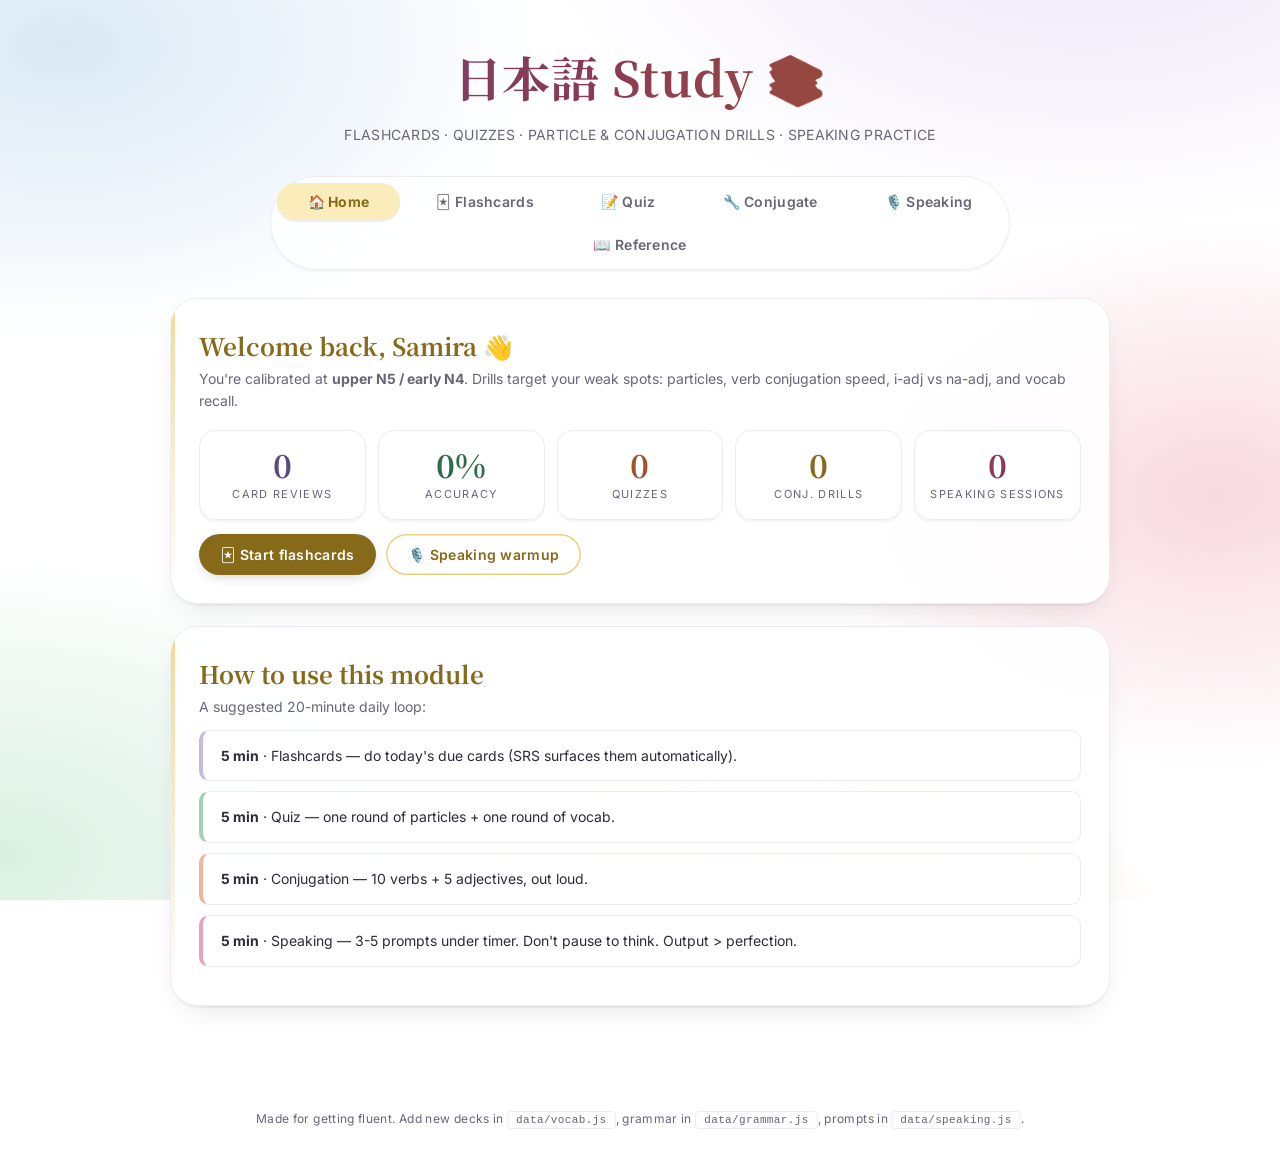
<file: index.html>
<!doctype html>
<html lang="en">
<head>
  <meta charset="utf-8" />
  <meta name="viewport" content="width=device-width,initial-scale=1" />
  <title>日本語 Study — Samira's Japanese Module</title>
  <meta name="description" content="A personal Japanese study module: flashcards with SRS, quizzes, particle & conjugation drills, and timed speaking practice." />
  <link rel="preconnect" href="https://fonts.googleapis.com" />
  <link rel="preconnect" href="https://fonts.gstatic.com" crossorigin />
  <link href="https://fonts.googleapis.com/css2?family=Noto+Serif+JP:wght@400;500;600;700&family=Inter:wght@400;500;600;700&display=swap" rel="stylesheet" />
  <link rel="stylesheet" href="css/style.css" />
</head>
<body>
  <header class="site">
    <h1>日本語 Study 📚</h1>
    <p class="subtitle">Flashcards · Quizzes · Particle &amp; Conjugation Drills · Speaking Practice</p>
  </header>

  <main>
    <nav class="tabs" role="tablist">
      <button class="tab-btn active" data-tab="home">🏠 Home</button>
      <button class="tab-btn" data-tab="flashcards">🃏 Flashcards</button>
      <button class="tab-btn" data-tab="quiz">📝 Quiz</button>
      <button class="tab-btn" data-tab="conjugate">🔧 Conjugate</button>
      <button class="tab-btn" data-tab="speaking">🎙️ Speaking</button>
      <button class="tab-btn" data-tab="reference">📖 Reference</button>
    </nav>

    <!-- HOME -->
    <section class="panel active" id="panel-home">
      <div class="section">
        <h2>Welcome back, Samira 👋</h2>
        <p class="muted">You're calibrated at <strong>upper N5 / early N4</strong>. Drills target your weak spots: particles, verb conjugation speed, i-adj vs na-adj, and vocab recall.</p>
        <div class="stats-row" id="home-stats"></div>
        <div class="controls-row" style="margin-top:14px">
          <button class="btn" data-goto="flashcards">🃏 Start flashcards</button>
          <button class="btn ghost" data-goto="speaking">🎙️ Speaking warmup</button>
        </div>
      </div>

      <div class="section">
        <h2>How to use this module</h2>
        <p class="muted">A suggested 20-minute daily loop:</p>
        <ul class="tips">
          <li><strong>5 min</strong> · Flashcards — do today's due cards (SRS surfaces them automatically).</li>
          <li><strong>5 min</strong> · Quiz — one round of particles + one round of vocab.</li>
          <li><strong>5 min</strong> · Conjugation — 10 verbs + 5 adjectives, out loud.</li>
          <li><strong>5 min</strong> · Speaking — 3-5 prompts under timer. Don't pause to think. Output &gt; perfection.</li>
        </ul>
      </div>
    </section>

    <!-- FLASHCARDS -->
    <section class="panel" id="panel-flashcards">
      <div class="section">
        <h2>🃏 Flashcards (SRS)</h2>
        <p class="muted">Pick a deck. Rate yourself honestly — cards you struggle with come back sooner.</p>
        <div class="deck-grid" id="deck-picker"></div>
      </div>

      <div class="section" id="flashcard-stage" style="display:none">
        <div class="score-bar">
          <span id="fc-progress">0 / 0</span>
          <span class="srs-meta" id="fc-srs-meta"></span>
          <button class="btn ghost small" id="fc-reset">↺ Reset deck</button>
        </div>
        <div class="flashcard-wrap">
          <div class="flashcard" id="flashcard">
            <div class="flashcard-inner">
              <div class="flashcard-face front">
                <div class="jp-main" id="fc-front"></div>
                <div class="kana" id="fc-kana"></div>
                <div class="hint-flip">tap / space to flip</div>
              </div>
              <div class="flashcard-face back">
                <div class="en" id="fc-en"></div>
                <div class="romaji" id="fc-romaji"></div>
                <div class="notes" id="fc-notes"></div>
                <div class="hint-flip">rate yourself below</div>
              </div>
            </div>
          </div>
          <div class="rating-row" id="fc-ratings">
            <button class="rating-btn again" data-rating="again">Again <span class="kbd">1</span></button>
            <button class="rating-btn hard"  data-rating="hard">Hard <span class="kbd">2</span></button>
            <button class="rating-btn good"  data-rating="good">Good <span class="kbd">3</span></button>
            <button class="rating-btn easy"  data-rating="easy">Easy <span class="kbd">4</span></button>
          </div>
        </div>
      </div>
    </section>

    <!-- QUIZ -->
    <section class="panel" id="panel-quiz">
      <div class="section">
        <h2>📝 Quiz Mode</h2>
        <p class="muted">Multiple choice. Pick a quiz type:</p>
        <div class="controls-row">
          <select class="select" id="quiz-type">
            <option value="particle">Particles (は/が/を/に/で…)</option>
            <option value="vocab-jp-en">Vocab: JP → EN</option>
            <option value="vocab-en-jp">Vocab: EN → JP</option>
          </select>
          <select class="select" id="quiz-deck"></select>
          <button class="btn" id="quiz-start">Start quiz</button>
        </div>
      </div>

      <div class="section" id="quiz-stage" style="display:none">
        <div class="score-bar">
          <span id="quiz-progress">0 / 10</span>
          <span id="quiz-score">Score: 0</span>
          <button class="btn ghost small" id="quiz-quit">End quiz</button>
        </div>
        <div class="quiz-question" id="quiz-q"></div>
        <div class="options" id="quiz-options"></div>
        <div class="feedback" id="quiz-feedback" style="display:none"></div>
      </div>
    </section>

    <!-- CONJUGATION -->
    <section class="panel" id="panel-conjugate">
      <div class="section">
        <h2>🔧 Conjugation Drill</h2>
        <p class="muted">Type the conjugated form in kana. Don't peek — reveal only if stuck.</p>
        <div class="controls-row">
          <select class="select" id="conj-kind">
            <option value="verb">Verbs</option>
            <option value="adj">Adjectives (i / na)</option>
          </select>
          <select class="select" id="conj-form"></select>
          <button class="btn" id="conj-start">Start drill</button>
        </div>
      </div>

      <div class="section" id="conj-stage" style="display:none">
        <div class="score-bar">
          <span id="conj-progress">0 / 10</span>
          <span id="conj-score">Correct: 0</span>
          <button class="btn ghost small" id="conj-quit">End drill</button>
        </div>
        <div class="quiz-question">
          <div class="prompt-jp" id="conj-prompt"></div>
          <div class="prompt-en" id="conj-sub"></div>
          <input class="drill-input" id="conj-input" placeholder="type romaji (tabemasu) → たべます" autocomplete="off" autocapitalize="off" spellcheck="false" />
          <div class="muted" style="font-size:12px;margin-top:-8px">No Japanese keyboard needed — just type romaji, it converts automatically.</div>
          <div class="controls-row" style="justify-content:center">
            <button class="btn small" id="conj-check">Check</button>
            <button class="btn ghost small" id="conj-reveal">Reveal</button>
            <button class="btn ghost small" id="conj-skip">Skip →</button>
          </div>
          <div class="feedback" id="conj-feedback" style="display:none"></div>
        </div>
      </div>
    </section>

    <!-- SPEAKING -->
    <section class="panel" id="panel-speaking">
      <div class="section">
        <h2>🎙️ Speaking Practice</h2>
        <p class="muted">A prompt + a countdown. Say your answer out loud BEFORE the timer ends. Don't wait to feel ready.</p>
        <ul class="tips" id="speaking-tips"></ul>
        <div class="controls-row">
          <select class="select" id="speak-seconds">
            <option value="1">1× time (default)</option>
            <option value="1.5">1.5× (easier)</option>
            <option value="0.75">0.75× (harder)</option>
            <option value="0.5">0.5× (pro mode)</option>
          </select>
          <button class="btn" id="speak-start">Begin</button>
        </div>
      </div>

      <div class="section" id="speak-stage" style="display:none">
        <div class="speaking-card">
          <div class="muted" id="speak-index"></div>
          <div class="speaking-prompt" id="speak-prompt"></div>
          <div class="timer-ring" id="speak-timer"><div class="digits" id="speak-digits">10</div></div>
          <div class="reveal hidden" id="speak-reveal">
            <div class="jp" id="speak-sample"></div>
            <div class="en" id="speak-sample-en"></div>
          </div>
          <div class="controls-row" style="justify-content:center; margin-top:14px">
            <button class="btn ghost small" id="speak-show">Show sample answer</button>
            <button class="btn small" id="speak-next">Next prompt →</button>
          </div>
        </div>
      </div>
    </section>

    <!-- REFERENCE -->
    <section class="panel" id="panel-reference">
      <div class="section">
        <h2>📖 Particle Reference</h2>
        <p class="muted">The big five (plus friends). Tap to expand examples when browsing on a phone.</p>
        <div class="particle-grid" id="particle-grid"></div>
      </div>
      <div class="section">
        <h2>🔧 Conjugation Cheat Sheet</h2>
        <p class="muted">The patterns the drill is quizzing you on:</p>
        <div id="conj-ref"></div>
      </div>
    </section>
  </main>

  <footer class="site">
    <p>Made for getting fluent. Add new decks in <code>data/vocab.js</code>, grammar in <code>data/grammar.js</code>, prompts in <code>data/speaking.js</code>.</p>
  </footer>

  <!-- Data files -->
  <script src="data/vocab.js"></script>
  <script src="data/grammar.js"></script>
  <script src="data/speaking.js"></script>
  <!-- App logic -->
  <script src="js/romaji.js"></script>
  <script src="js/storage.js"></script>
  <script src="js/flashcards.js"></script>
  <script src="js/quiz.js"></script>
  <script src="js/conjugation.js"></script>
  <script src="js/speaking.js"></script>
  <script src="js/reference.js"></script>
  <script src="js/app.js"></script>
</body>
</html>
</file>
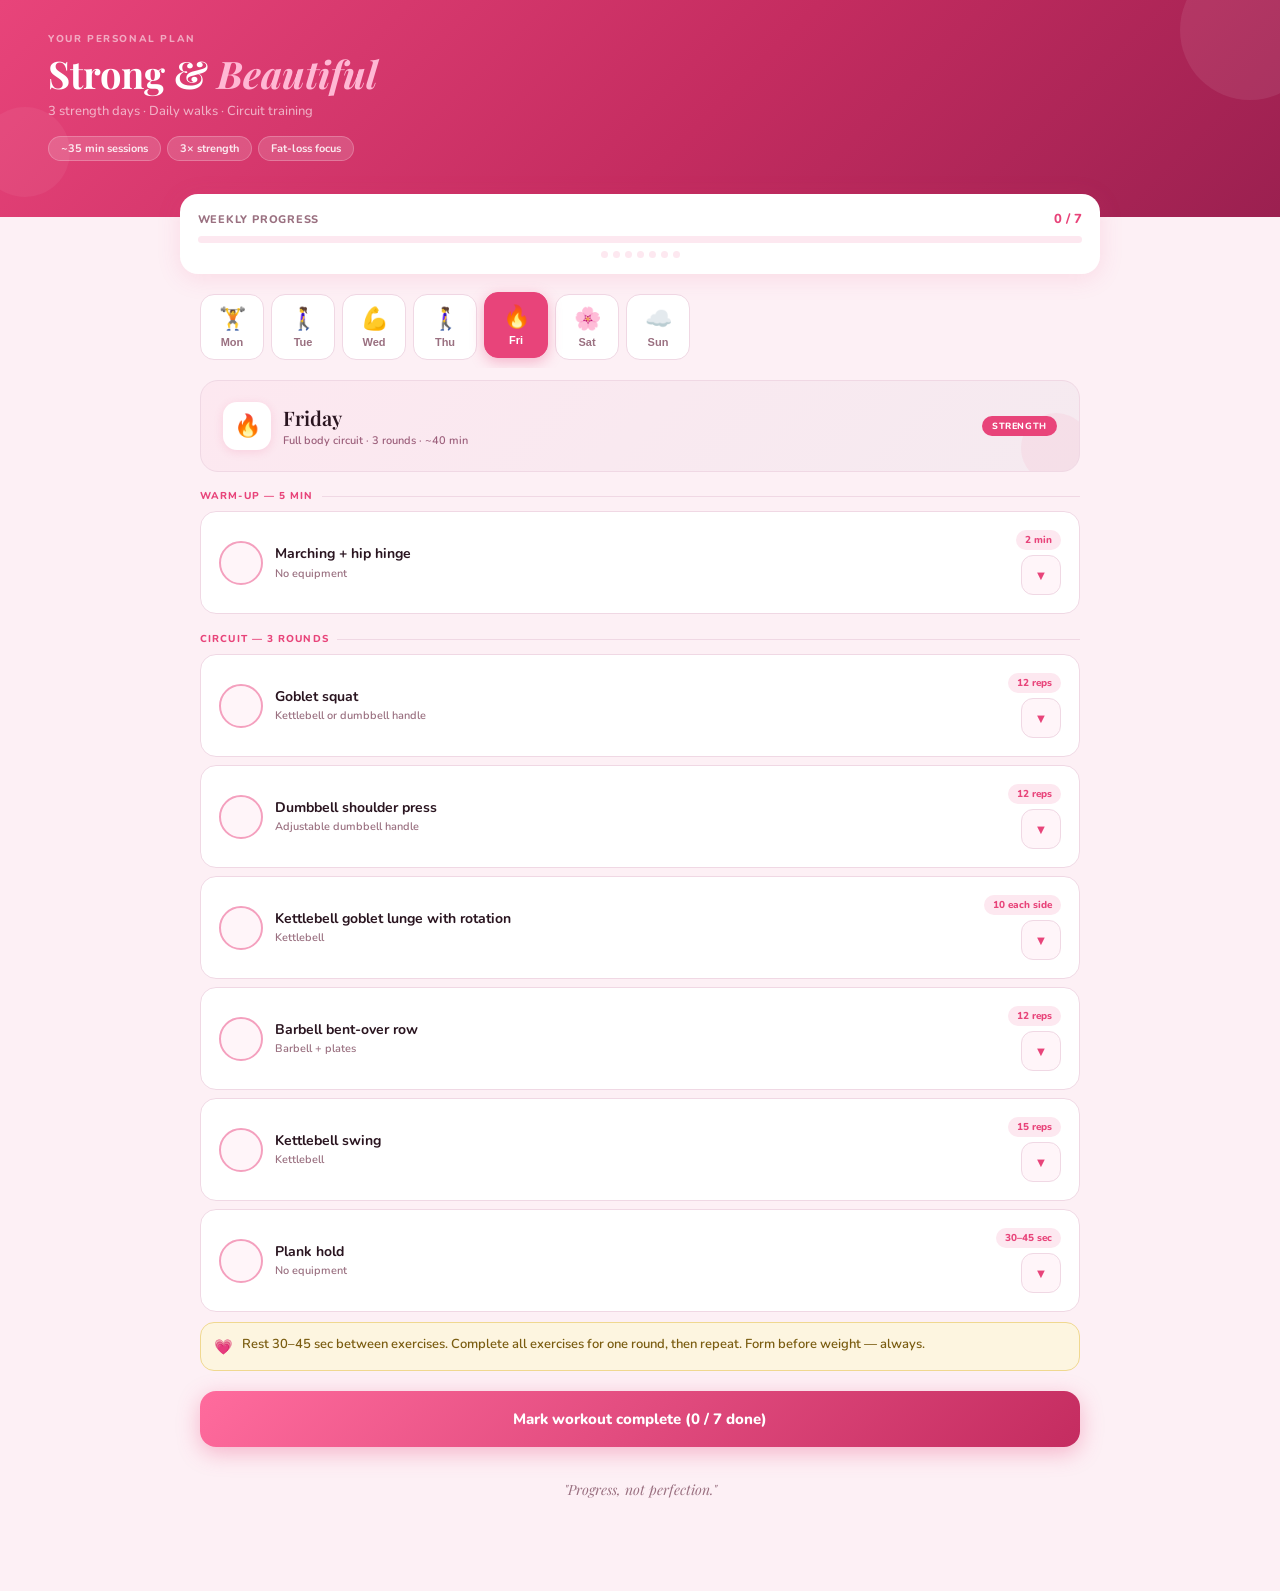
<file: workout/index.html>
<!DOCTYPE html>
<html lang="en">
<head>
<meta charset="UTF-8">
<meta name="viewport" content="width=device-width, initial-scale=1.0, viewport-fit=cover">
<meta name="apple-mobile-web-app-capable" content="yes">
<meta name="apple-mobile-web-app-status-bar-style" content="default">
<meta name="theme-color" content="#E8447A">
<title>My Workout Plan</title>
<link href="https://fonts.googleapis.com/css2?family=Playfair+Display:ital,wght@0,400;0,600;1,400&family=Nunito:wght@400;500;600;700;800&display=swap" rel="stylesheet">
<style>
  :root {
    --bg: #FDF0F5;
    --card: #FFFFFF;
    --pink: #E8447A;
    --pink-deep: #C42C60;
    --pink-light: #FDE8F0;
    --pink-mid: #F4A0BE;
    --pink-pale: #FFF5F9;
    --rose: #FF6B9D;
    --mauve: #9B5E7A;
    --mauve-light: #F5EAF0;
    --green: #2E8B6A;
    --green-light: #E4F5EE;
    --blue: #4A7EC7;
    --blue-light: #EBF2FF;
    --text: #2A1520;
    --muted: #9A7080;
    --border: #F0D8E4;
    --gold-light: #FDF5E0;
    --safe-bottom: env(safe-area-inset-bottom, 0px);
    --safe-top: env(safe-area-inset-top, 0px);
  }
  * { box-sizing: border-box; margin: 0; padding: 0; -webkit-tap-highlight-color: transparent; }
  html { scroll-behavior: smooth; }
  body {
    background: var(--bg);
    font-family: 'Nunito', sans-serif;
    color: var(--text);
    min-height: 100vh;
    min-height: 100dvh;
    padding-bottom: calc(90px + var(--safe-bottom));
    -webkit-font-smoothing: antialiased;
    overscroll-behavior: none;
  }
  /* HEADER */
  header {
    background: linear-gradient(135deg, #E8447A 0%, #C42C60 55%, #9B2050 100%);
    padding: calc(1.5rem + var(--safe-top)) 1.25rem 3rem;
    position: relative;
    overflow: hidden;
  }
  header::before {
    content: '';
    position: absolute;
    top: -40px; right: -40px;
    width: 140px; height: 140px;
    border-radius: 50%;
    background: rgba(255,255,255,0.08);
  }
  header::after {
    content: '';
    position: absolute;
    bottom: 20px; left: -20px;
    width: 90px; height: 90px;
    border-radius: 50%;
    background: rgba(255,255,255,0.05);
  }
  .header-label {
    font-size: 10px;
    font-weight: 800;
    letter-spacing: 0.16em;
    text-transform: uppercase;
    color: rgba(255,255,255,0.55);
    margin-bottom: 6px;
    position: relative; z-index: 1;
  }
  header h1 {
    font-family: 'Playfair Display', serif;
    font-size: clamp(26px, 7vw, 34px);
    color: #fff;
    line-height: 1.15;
    position: relative; z-index: 1;
  }
  header h1 em { font-style: italic; color: #FFB8D4; }
  .header-sub {
    font-size: 13px;
    color: rgba(255,255,255,0.6);
    margin-top: 6px;
    position: relative; z-index: 1;
    font-weight: 500;
  }
  .stats-row {
    display: flex;
    gap: 6px;
    margin-top: 1rem;
    position: relative; z-index: 1;
    flex-wrap: wrap;
  }
  .stat-pill {
    background: rgba(255,255,255,0.15);
    border: 1px solid rgba(255,255,255,0.22);
    border-radius: 999px;
    padding: 4px 12px;
    font-size: 11px;
    color: rgba(255,255,255,0.88);
    font-weight: 700;
  }
  /* PROGRESS CARD */
  .progress-section {
    background: #fff;
    margin: -1.25rem 1rem 0;
    border-radius: 18px;
    padding: 1rem 1.1rem;
    box-shadow: 0 4px 24px rgba(232,68,122,0.13);
    position: relative; z-index: 2;
  }
  .progress-header {
    display: flex;
    justify-content: space-between;
    align-items: center;
    margin-bottom: 8px;
  }
  .progress-title {
    font-size: 11px; font-weight: 800;
    color: var(--muted);
    letter-spacing: 0.07em;
    text-transform: uppercase;
  }
  .progress-count { font-size: 13px; font-weight: 800; color: var(--pink); }
  .progress-bar {
    height: 7px;
    background: var(--pink-light);
    border-radius: 999px;
    overflow: hidden;
  }
  .progress-fill {
    height: 100%;
    background: linear-gradient(90deg, var(--pink-mid), var(--pink));
    border-radius: 999px;
    transition: width 0.6s cubic-bezier(0.34,1.56,0.64,1);
    width: 0%;
  }
  .day-dots {
    display: flex; gap: 5px;
    margin-top: 8px;
    justify-content: center;
  }
  .day-dot {
    width: 7px; height: 7px;
    border-radius: 50%;
    background: var(--pink-light);
    transition: background 0.3s;
  }
  .day-dot.done { background: var(--pink); }
  /* DAY NAV */
  .week-nav {
    display: flex;
    gap: 7px;
    padding: 1.1rem 1rem 0.4rem;
    overflow-x: auto;
    scrollbar-width: none;
    -webkit-overflow-scrolling: touch;
  }
  .week-nav::-webkit-scrollbar { display: none; }
  .day-tab {
    flex-shrink: 0;
    display: flex;
    flex-direction: column;
    align-items: center;
    gap: 4px;
    padding: 10px 10px;
    border-radius: 14px;
    font-size: 10px;
    font-weight: 800;
    border: 1.5px solid var(--border);
    background: var(--card);
    color: var(--muted);
    cursor: pointer;
    transition: all 0.2s;
    min-width: 54px;
    min-height: 58px;
    touch-action: manipulation;
  }
  .day-tab .tab-icon { font-size: 20px; }
  .day-tab.active {
    background: var(--pink);
    border-color: var(--pink);
    color: #fff;
    box-shadow: 0 4px 14px rgba(232,68,122,0.35);
    transform: translateY(-2px);
  }
  .day-tab.done {
    background: var(--green-light);
    border-color: var(--green);
    color: var(--green);
  }
  /* CONTENT */
  .content { padding: 0.75rem 1rem; }
  /* DAY HERO */
  .day-hero {
    background: linear-gradient(135deg, var(--pink-light) 0%, var(--mauve-light) 100%);
    border-radius: 18px;
    border: 1.5px solid var(--border);
    padding: 1.1rem;
    margin-bottom: 0.75rem;
    display: flex;
    align-items: center;
    gap: 12px;
    position: relative;
    overflow: hidden;
  }
  .day-hero::after {
    content: '';
    position: absolute;
    right: -12px; bottom: -12px;
    width: 70px; height: 70px;
    border-radius: 50%;
    background: rgba(232,68,122,0.07);
  }
  .day-hero-icon {
    width: 48px; height: 48px;
    border-radius: 14px;
    background: #fff;
    display: flex;
    align-items: center;
    justify-content: center;
    font-size: 22px;
    box-shadow: 0 2px 10px rgba(232,68,122,0.15);
    flex-shrink: 0;
  }
  .day-hero-info { flex: 1; min-width: 0; }
  .day-hero-name {
    font-family: 'Playfair Display', serif;
    font-size: 18px;
    font-weight: 600;
    color: var(--text);
  }
  .day-hero-sub {
    font-size: 11px;
    color: var(--mauve);
    margin-top: 2px;
    font-weight: 600;
    white-space: nowrap;
    overflow: hidden;
    text-overflow: ellipsis;
  }
  .day-hero-badge {
    font-size: 9px;
    font-weight: 800;
    padding: 4px 10px;
    border-radius: 999px;
    letter-spacing: 0.06em;
    text-transform: uppercase;
    flex-shrink: 0;
  }
  .badge-strength { background: var(--pink); color: #fff; }
  .badge-walk { background: var(--blue-light); color: var(--blue); }
  .badge-rest { background: #FFF0F8; color: #C47A9A; }
  /* SECTION LABEL */
  .section-label {
    font-size: 10px;
    font-weight: 800;
    letter-spacing: 0.11em;
    text-transform: uppercase;
    color: var(--pink);
    margin: 1.1rem 0 0.5rem;
    display: flex;
    align-items: center;
    gap: 8px;
  }
  .section-label::after {
    content: '';
    flex: 1;
    height: 1px;
    background: var(--border);
  }
  /* EXERCISE CARD */
  .exercise-card {
    background: var(--card);
    border: 1.5px solid var(--border);
    border-radius: 16px;
    margin-bottom: 8px;
    overflow: hidden;
    transition: box-shadow 0.2s, border-color 0.2s;
    animation: fadeUp 0.25s ease both;
  }
  .exercise-card.completed {
    border-color: var(--green);
    background: var(--green-light);
  }
  .exercise-main {
    display: flex;
    align-items: center;
    padding: 14px 12px;
    gap: 12px;
    min-height: 72px;
  }
  .check-circle {
    width: 44px; height: 44px;
    border-radius: 50%;
    border: 2px solid var(--pink-mid);
    flex-shrink: 0;
    display: flex;
    align-items: center;
    justify-content: center;
    transition: all 0.25s;
    background: var(--pink-pale);
    cursor: pointer;
    touch-action: manipulation;
  }
  .check-circle svg { width: 16px; height: 13px; }
  .exercise-card.completed .check-circle {
    background: var(--green);
    border-color: var(--green);
  }
  .check-circle svg { display: none; }
  .exercise-card.completed .check-circle svg { display: block; }
  .exercise-text { flex: 1; min-width: 0; }
  .exercise-name {
    font-size: 14px;
    font-weight: 700;
    color: var(--text);
    line-height: 1.3;
  }
  .exercise-card.completed .exercise-name {
    color: var(--green);
    text-decoration: line-through;
    text-decoration-color: rgba(46,139,106,0.4);
  }
  .exercise-equip {
    font-size: 11px;
    color: var(--muted);
    margin-top: 2px;
    font-weight: 600;
  }
  .exercise-right {
    display: flex;
    flex-direction: column;
    align-items: flex-end;
    gap: 5px;
    flex-shrink: 0;
  }
  .exercise-sets {
    font-size: 10px;
    font-weight: 800;
    color: var(--pink);
    background: var(--pink-light);
    padding: 3px 9px;
    border-radius: 999px;
    white-space: nowrap;
  }
  .exercise-card.completed .exercise-sets {
    background: var(--green-light);
    color: var(--green);
  }
  .expand-btn {
    border: 1px solid var(--border);
    background: var(--pink-pale);
    width: 40px; height: 40px;
    border-radius: 12px;
    display: flex;
    align-items: center;
    justify-content: center;
    cursor: pointer;
    color: var(--pink);
    font-size: 13px;
    transition: background 0.15s;
    touch-action: manipulation;
  }
  .expand-btn:active { background: var(--pink-light); }
  /* DETAIL PANEL */
  .exercise-detail {
    display: none;
    border-top: 1.5px solid var(--border);
    padding: 14px 12px;
    flex-direction: column;
    gap: 14px;
    background: var(--pink-pale);
  }
  .exercise-detail.open { display: flex; }
  .detail-label {
    font-size: 9px;
    font-weight: 800;
    letter-spacing: 0.12em;
    text-transform: uppercase;
    color: var(--pink);
    margin-bottom: 5px;
  }
  .detail-text {
    font-size: 13px;
    color: var(--mauve);
    line-height: 1.7;
    font-weight: 500;
  }
  /* VIDEO */
  .video-label {
    font-size: 9px;
    font-weight: 800;
    letter-spacing: 0.1em;
    text-transform: uppercase;
    color: var(--pink);
    margin-bottom: 7px;
  }
  .video-wrap {
    position: relative;
    width: 100%;
    border-radius: 12px;
    overflow: hidden;
    background: #111;
    cursor: pointer;
  }
  .video-thumb-container {
    position: relative;
    width: 100%;
    aspect-ratio: 16/9;
  }
  .video-thumb {
    width: 100%;
    height: 100%;
    object-fit: cover;
    display: block;
  }
  .video-play-overlay {
    position: absolute;
    inset: 0;
    display: flex;
    align-items: center;
    justify-content: center;
    background: rgba(0,0,0,0.18);
    transition: background 0.2s;
  }
  .video-wrap:active .video-play-overlay { background: rgba(0,0,0,0.28); }
  .video-play-btn {
    width: 56px; height: 56px;
    border-radius: 50%;
    background: rgba(232,68,122,0.92);
    border: none;
    display: flex;
    align-items: center;
    justify-content: center;
    box-shadow: 0 4px 20px rgba(0,0,0,0.35);
    transition: transform 0.15s;
    pointer-events: none;
  }
  .video-wrap:active .video-play-btn { transform: scale(0.94); }
  .video-iframe {
    display: none;
    width: 100%;
    aspect-ratio: 16/9;
    border: none;
  }
  .video-wrap.playing .video-thumb-container { display: none; }
  .video-wrap.playing .video-iframe { display: block; }
  /* REST / WALK CARD */
  .rest-card {
    background: #fff;
    border: 1.5px solid var(--border);
    border-radius: 20px;
    padding: 2rem 1.25rem;
    text-align: center;
  }
  .rest-icon-wrap {
    width: 64px; height: 64px;
    border-radius: 20px;
    background: var(--pink-light);
    display: flex;
    align-items: center;
    justify-content: center;
    font-size: 28px;
    margin: 0 auto 12px;
    box-shadow: 0 4px 16px rgba(232,68,122,0.15);
  }
  .rest-card h3 {
    font-family: 'Playfair Display', serif;
    font-size: 22px;
    color: var(--text);
    margin-bottom: 8px;
  }
  .rest-card p {
    font-size: 14px;
    color: var(--muted);
    line-height: 1.7;
    font-weight: 500;
  }
  /* TIP */
  .tip-pill {
    display: flex;
    align-items: flex-start;
    gap: 9px;
    background: var(--gold-light);
    border: 1.5px solid #F0D890;
    border-radius: 14px;
    padding: 11px 13px;
    margin-top: 10px;
    font-size: 13px;
    color: #7A5C10;
    line-height: 1.6;
    font-weight: 600;
  }
  .tip-icon { font-size: 15px; flex-shrink: 0; margin-top: 1px; }
  /* COMPLETE BUTTON */
  .complete-day-btn {
    display: block;
    width: 100%;
    margin-top: 1.25rem;
    padding: 18px 16px;
    background: linear-gradient(135deg, var(--rose), var(--pink-deep));
    color: #fff;
    font-family: 'Nunito', sans-serif;
    font-size: 15px;
    font-weight: 800;
    border: none;
    border-radius: 16px;
    cursor: pointer;
    transition: opacity 0.2s, transform 0.15s;
    box-shadow: 0 6px 22px rgba(232,68,122,0.35);
    touch-action: manipulation;
    -webkit-appearance: none;
  }
  .complete-day-btn:active { transform: scale(0.97); }
  .complete-day-btn:disabled {
    background: linear-gradient(135deg, #3BAF85, var(--green));
    box-shadow: 0 6px 20px rgba(46,139,106,0.28);
    cursor: default;
    transform: none;
    opacity: 1;
  }
  /* MOTIVATIONAL QUOTE */
  .motive-strip {
    text-align: center;
    padding: 1.25rem 1.5rem 0;
    font-size: 14px;
    color: var(--muted);
    font-style: italic;
    font-family: 'Playfair Display', serif;
    line-height: 1.6;
  }
  /* ANIMATIONS */
  @keyframes fadeUp {
    from { opacity: 0; transform: translateY(8px); }
    to   { opacity: 1; transform: translateY(0); }
  }
  /* RESPONSIVE TWEAKS */
  /* Very small phones (iPhone SE, older Androids) */
  @media (max-width: 380px) {
    header { padding: calc(1.25rem + var(--safe-top)) 1rem 2.5rem; }
    header h1 { font-size: 24px; }
    .header-sub { font-size: 12px; }
    .stat-pill { font-size: 10px; padding: 3px 10px; }
    .progress-section { margin: -1.1rem 0.75rem 0; padding: 0.9rem 1rem; }
    .week-nav { padding: 0.9rem 0.75rem 0.4rem; gap: 6px; }
    .day-tab { min-width: 48px; padding: 9px 8px; }
    .content { padding: 0.6rem 0.75rem; }
    .exercise-main { padding: 12px 10px; gap: 10px; }
    .exercise-name { font-size: 13px; }
    .exercise-equip { font-size: 10px; }
    .exercise-sets { font-size: 9px; padding: 2px 7px; }
    .check-circle { width: 40px; height: 40px; }
    .expand-btn { width: 38px; height: 38px; }
    .day-hero { padding: 0.9rem; gap: 10px; }
    .day-hero-icon { width: 42px; height: 42px; font-size: 19px; }
    .day-hero-name { font-size: 16px; }
    .complete-day-btn { padding: 16px 14px; font-size: 14px; }
  }
  /* Large phones & small tablets */
  @media (min-width: 480px) {
    header { padding: calc(2rem + var(--safe-top)) 1.5rem 3.5rem; }
    header h1 { font-size: 32px; }
    .content { padding: 0.75rem 1.25rem; }
    .week-nav { padding: 1.25rem 1.25rem 0.5rem; }
    .progress-section { margin: -1.4rem 1.25rem 0; }
    .exercise-main { padding: 16px 14px; }
    .exercise-detail { padding: 16px 14px; }
  }
  /* Tablets — constrain readable column, keep full-screen feel */
  @media (min-width: 640px) {
    .progress-section { max-width: 760px; margin-left: auto; margin-right: auto; }
    .week-nav { max-width: 820px; margin-left: auto; margin-right: auto; }
    .content { max-width: 820px; margin-left: auto; margin-right: auto; }
    .motive-strip { max-width: 820px; margin-left: auto; margin-right: auto; }
    .day-tab { min-width: 64px; padding: 11px 12px; font-size: 11px; }
    .day-tab .tab-icon { font-size: 22px; }
  }
  /* Tablet landscape / small laptop */
  @media (min-width: 1024px) {
    header { padding-left: 3rem; padding-right: 3rem; }
    header h1 { font-size: 38px; }
    .progress-section { max-width: 920px; }
    .week-nav, .content, .motive-strip { max-width: 920px; }
    .day-hero { padding: 1.3rem 1.4rem; }
    .day-hero-name { font-size: 20px; }
    .exercise-main { min-height: 80px; padding: 18px 18px; }
    .exercise-detail { padding: 18px 18px; }
  }
  /* Respect reduced motion preferences */
  @media (prefers-reduced-motion: reduce) {
    *, *::before, *::after {
      animation-duration: 0.01ms !important;
      animation-iteration-count: 1 !important;
      transition-duration: 0.01ms !important;
      scroll-behavior: auto !important;
    }
  }
</style>
</head>
<body>
<header>
  <div class="header-label">Your Personal Plan</div>
  <h1>Strong &amp; <em>Beautiful</em></h1>
  <p class="header-sub">3 strength days · Daily walks · Circuit training</p>
  <div class="stats-row">
    <div class="stat-pill">~35 min sessions</div>
    <div class="stat-pill">3× strength</div>
    <div class="stat-pill">Fat-loss focus</div>
  </div>
</header>
<div class="progress-section">
  <div class="progress-header">
    <span class="progress-title">Weekly progress</span>
    <span class="progress-count" id="progress-text">0 / 7</span>
  </div>
  <div class="progress-bar"><div class="progress-fill" id="progress-fill"></div></div>
  <div class="day-dots" id="day-dots"></div>
</div>
<div class="week-nav" id="week-nav"></div>
<div class="content" id="content"></div>
<div class="motive-strip" id="motive"></div>
<script>
const QUOTES = [
  "Every rep is a promise you keep to yourself.",
  "You don't have to be perfect. You just have to show up.",
  "Strong women lift each other — and some weights too.",
  "Progress, not perfection.",
  "Your body hears everything your mind says. Say kind things.",
  "She believed she could, so she did."
];
function ytID(url) {
  const m = url.match(/(?:v=|youtu\.be\/|embed\/)([A-Za-z0-9_-]{11})/);
  return m ? m[1] : '';
}
const DAYS = [
  {
    id:0, name:"Monday", short:"Mon", type:"strength", icon:"🏋️",
    label:"Lower body + core", meta:"3 rounds · ~35 min",
    sections:[
      { label:"Warm-up — 5 min", exercises:[
        { name:"Bodyweight squats", equip:"No equipment", sets:"2 × 10", tip:"Stand feet shoulder-width apart, sit back like you're lowering into a chair. Keep your chest up and knees tracking over your toes.", video:"https://www.youtube.com/watch?v=YaXPRqUwItQ" },
        { name:"Hip circles & leg swings", equip:"No equipment", sets:"1 min", tip:"Hold a wall for balance. Swing each leg forward and back, then side to side. Loosens hip flexors before lifting.", video:"https://www.youtube.com/watch?v=0XvKtEZ4i38" },
      ]},
      { label:"Circuit — 3 rounds", exercises:[
        { name:"Barbell squat", equip:"Barbell + plates", sets:"12–15 reps", tip:"Place bar across upper back (not neck). Feet shoulder-width, toes slightly out. Squat until thighs are parallel to floor. Drive through heels to stand. Start light — form first!", video:"https://www.youtube.com/watch?v=ultWZbUMPL8" },
        { name:"Romanian deadlift", equip:"Barbell + plates", sets:"12 reps", tip:"Hold bar at hip level, soft bend in knees. Hinge at hips, push them back as bar slides down your thighs. Feel the stretch in your hamstrings, then drive hips forward to stand.", video:"https://www.youtube.com/watch?v=jEy_czb3RKA" },
        { name:"Kettlebell Russian twist", equip:"Kettlebell", sets:"20 reps total", tip:"Sit on floor, knees bent, lean back slightly. Hold kettlebell by the horns with both hands and rotate side to side, tapping the floor next to each hip. For more burn, lift your feet off the floor.", video:"https://www.youtube.com/watch?v=PkGPokybYaU" },
        { name:"Glute bridge", equip:"No equipment", sets:"15 reps", tip:"Lie on back, knees bent, feet flat. Press through heels to lift hips until body forms a straight line from shoulders to knees. Squeeze glutes hard at the top!", video:"https://www.youtube.com/watch?v=wPM8icPu6H8" },
        { name:"Kettlebell wood chop", equip:"Kettlebell", sets:"10 each side", tip:"Stand feet shoulder-width. Hold kettlebell by the horns at one hip, then sweep diagonally across your body up to the opposite shoulder. Core stays tight — power comes from your obliques, not your arms.", video:"https://www.youtube.com/watch?v=WaBz7DIcI5w" },
      ]}
    ]
  },
  { id:1, name:"Tuesday", short:"Tue", type:"walk", icon:"🚶‍♀️", label:"Walk day", meta:"60 min treadmill", sections:[] },
  {
    id:2, name:"Wednesday", short:"Wed", type:"strength", icon:"💪",
    label:"Upper body + core", meta:"3 rounds · ~35 min",
    sections:[
      { label:"Warm-up — 5 min", exercises:[
        { name:"Arm circles & shoulder rolls", equip:"No equipment", sets:"1 min each direction", tip:"Start small circles forward, then backward. Then roll shoulders back slowly. Warms up the shoulder joint before any pressing.", video:"https://www.youtube.com/watch?v=140RTNMciH8" },
        { name:"Push-up plank hold", equip:"No equipment", sets:"30 sec", tip:"Hold top of push-up position: wrists under shoulders, body in a straight line, core tight. Don't let hips sag or pike up. Breathe!", video:"https://www.youtube.com/watch?v=ASdvN_XEl_c" },
      ]},
      { label:"Circuit — 3 rounds", exercises:[
        { name:"Dumbbell bicep curl", equip:"Adjustable dumbbell handle", sets:"12–15 reps", tip:"Stand tall, elbows close to sides. Curl the weight up to shoulder level, squeeze at top, lower slowly. Slow lowering gives you more results!", video:"https://www.youtube.com/watch?v=ykJmrZ5v0Oo" },
        { name:"Bent-over dumbbell row", equip:"Adjustable dumbbell handle", sets:"12 each side", tip:"Place one knee and hand on a chair for support. Hold dumbbell in other hand. Pull elbow up toward ceiling, keeping it close to your body. Lower slowly.", video:"https://www.youtube.com/watch?v=roCP6wCXPqo" },
        { name:"Kettlebell overhead press", equip:"Kettlebell", sets:"10 each arm", tip:"Hold kettlebell at shoulder height — elbow tucked, wrist straight, bell resting on the back of your forearm. Press straight up overhead until arm is extended. Lower with control. Keep core tight — don't arch your lower back. Switch arms.", video:"https://www.youtube.com/watch?v=gjr-QAdsq4o" },
        { name:"Incline push-up", equip:"Chair or couch edge", sets:"10–12 reps", tip:"Place hands on the seat of a chair or arm of couch. Body in straight line. Lower chest toward surface, push back up. Build up to floor push-ups over time!", video:"https://www.youtube.com/watch?v=_l3ySVKYVJ8" },
        { name:"Kettlebell halo", equip:"Kettlebell", sets:"5 each direction", tip:"Hold kettlebell upside-down by the horns at chest level. Slowly circle it around your head — close to the back of your head, like you're combing your hair. Keep elbows tight and feet planted. Go SLOW — momentum kills the benefit. Switch directions halfway.", video:"https://www.youtube.com/watch?v=XzqwVP_wSpc" },
      ]}
    ]
  },
  { id:3, name:"Thursday", short:"Thu", type:"walk", icon:"🚶‍♀️", label:"Walk day", meta:"60 min treadmill", sections:[] },
  {
    id:4, name:"Friday", short:"Fri", type:"strength", icon:"🔥",
    label:"Full body circuit", meta:"3 rounds · ~40 min",
    sections:[
      { label:"Warm-up — 5 min", exercises:[
        { name:"Marching + hip hinge", equip:"No equipment", sets:"2 min", tip:"March lifting knees high for 1 min, then do 10 slow hip hinges (push hips back, flat back, return to standing). Gets your whole body warm and ready.", video:"https://www.youtube.com/watch?v=Dn3GexXx228" },
      ]},
      { label:"Circuit — 3 rounds", exercises:[
        { name:"Goblet squat", equip:"Kettlebell or dumbbell handle", sets:"12 reps", tip:"Hold kettlebell at chest by the horns (or dumbbell vertically). Feet slightly wider than hips, toes out. Squat deep — elbows inside knees at bottom. Drive up through heels.", video:"https://www.youtube.com/watch?v=MxsFDhcyFyE" },
        { name:"Dumbbell shoulder press", equip:"Adjustable dumbbell handle", sets:"12 reps", tip:"Hold dumbbell at shoulder height. Press straight up overhead until arm is extended. Lower slowly back to start. Keep core tight — don't arch your lower back.", video:"https://www.youtube.com/watch?v=qEwKCR5JCog" },
        { name:"Kettlebell goblet lunge with rotation", equip:"Kettlebell", sets:"10 each side", tip:"Hold kettlebell at chest by the horns. Step back into a reverse lunge. At the bottom of the lunge, rotate your torso toward the front leg. Return to start, switch legs. Core stays engaged the entire time.", video:"https://www.youtube.com/watch?v=iV3MfGHiMiY" },
        { name:"Barbell bent-over row", equip:"Barbell + plates", sets:"12 reps", tip:"Hinge forward at hips, back flat, bar hanging at arm's length. Pull bar to lower chest, elbows flare out slightly. Squeeze shoulder blades together at the top.", video:"https://www.youtube.com/watch?v=FWJR5Ve8bnQ" },
        { name:"Kettlebell swing", equip:"Kettlebell", sets:"15 reps", tip:"Stand feet shoulder-width, kettlebell on floor in front of you. Hinge at hips (NOT a squat) and grab the bell with both hands. Hike it back between your legs, then drive your hips forward explosively to swing it to chest height. Power comes from your hips, not your arms. The single best fat-burner in your whole plan.", video:"https://www.youtube.com/watch?v=1Qi0NQW89Oc" },
        { name:"Plank hold", equip:"No equipment", sets:"30–45 sec", tip:"Forearms on floor, elbows under shoulders. Body in one straight line. Breathe steadily. Squeeze abs and glutes. Try to add 5 seconds each week!", video:"https://www.youtube.com/watch?v=ASdvN_XEl_c" },
      ]}
    ]
  },
  { id:5, name:"Saturday", short:"Sat", type:"rest", icon:"🌸", label:"Rest or light activity", meta:"Optional stretch or walk", sections:[] },
  { id:6, name:"Sunday", short:"Sun", type:"rest", icon:"☁️", label:"Rest day", meta:"Full recovery", sections:[] }
];
let currentDay = (() => { const d = new Date().getDay(); return d === 0 ? 6 : d - 1; })();
let completedDays = [], completedExercises = [], expandedExercises = {};
try {
  completedDays = JSON.parse(localStorage.getItem('pw_days') || '[]');
  completedExercises = JSON.parse(localStorage.getItem('pw_ex') || '[]');
} catch(e) {}
function save() {
  try {
    localStorage.setItem('pw_days', JSON.stringify(completedDays));
    localStorage.setItem('pw_ex', JSON.stringify(completedExercises));
  } catch(e) {}
}
function updateProgress() {
  const count = completedDays.length;
  document.getElementById('progress-text').textContent = count + ' / 7';
  document.getElementById('progress-fill').style.width = Math.round((count / 7) * 100) + '%';
  const dots = document.getElementById('day-dots');
  dots.innerHTML = '';
  DAYS.forEach((d, i) => {
    const dot = document.createElement('div');
    dot.className = 'day-dot' + (completedDays.includes('day-' + i) ? ' done' : '');
    dots.appendChild(dot);
  });
}
function renderNav() {
  const nav = document.getElementById('week-nav');
  nav.innerHTML = '';
  DAYS.forEach((d, i) => {
    const btn = document.createElement('button');
    btn.className = 'day-tab' + (completedDays.includes('day-' + i) ? ' done' : '') + (i === currentDay ? ' active' : '');
    btn.innerHTML = `<span class="tab-icon">${completedDays.includes('day-'+i) ? '✓' : d.icon}</span><span>${d.short}</span>`;
    btn.onclick = () => {
      currentDay = i;
      renderNav(); renderDay();
      window.scrollTo({ top: 0, behavior: 'smooth' });
    };
    nav.appendChild(btn);
  });
  setTimeout(() => {
    const active = nav.querySelector('.active');
    if (active) active.scrollIntoView({ inline: 'center', behavior: 'smooth', block: 'nearest' });
  }, 50);
}
function makeVideoWidget(videoUrl) {
  const id = ytID(videoUrl);
  const wrapper = document.createElement('div');
  wrapper.innerHTML = `<div class="video-label">Exercise demo</div>`;
  const vw = document.createElement('div');
  vw.className = 'video-wrap';
  if (!id) {
    vw.innerHTML = `<div style="padding:18px;color:#fff;text-align:center;font-size:13px;">Video unavailable. <a href="${videoUrl}" target="_blank" rel="noopener" style="color:#FFB8D4;">Open on YouTube ↗</a></div>`;
    wrapper.appendChild(vw);
    return wrapper;
  }
  // High-quality thumbnail with fallback to mqdefault if hqdefault is missing
  const thumbHQ = `https://i.ytimg.com/vi/${id}/hqdefault.jpg`;
  const thumbMQ = `https://i.ytimg.com/vi/${id}/mqdefault.jpg`;
  const thumbContainer = document.createElement('div');
  thumbContainer.className = 'video-thumb-container';
  thumbContainer.innerHTML = `
    <img class="video-thumb" src="${thumbHQ}" alt="Exercise demo" loading="lazy" referrerpolicy="no-referrer"
         onerror="this.onerror=null;this.src='${thumbMQ}';">
    <div class="video-play-overlay">
      <div class="video-play-btn">
        <svg width="20" height="20" viewBox="0 0 24 24" fill="white"><path d="M8 5v14l11-7z"/></svg>
      </div>
    </div>
  `;
  const iframe = document.createElement('iframe');
  iframe.className = 'video-iframe';
  iframe.setAttribute('allow', 'accelerometer; autoplay; clipboard-write; encrypted-media; gyroscope; picture-in-picture; web-share');
  iframe.setAttribute('allowfullscreen', '');
  iframe.setAttribute('title', 'Exercise demo');
  // youtube-nocookie.com tends to be more embed-friendly than youtube.com
  iframe.dataset.src = `https://www.youtube-nocookie.com/embed/${id}?autoplay=1&rel=0&modestbranding=1&playsinline=1`;
  // Fallback link in case the video can't be embedded
  const fallback = document.createElement('a');
  fallback.href = videoUrl;
  fallback.target = '_blank';
  fallback.rel = 'noopener';
  fallback.style.cssText = 'display:block;text-align:center;padding:8px;font-size:11px;color:var(--muted);text-decoration:none;font-weight:700;';
  fallback.textContent = 'Open on YouTube ↗';
  vw.appendChild(thumbContainer);
  vw.appendChild(iframe);
  vw.addEventListener('click', () => {
    if (!vw.classList.contains('playing')) {
      iframe.src = iframe.dataset.src;
      vw.classList.add('playing');
    }
  });
  wrapper.appendChild(vw);
  wrapper.appendChild(fallback);
  return wrapper;
}
function renderDay() {
  const d = DAYS[currentDay];
  const c = document.getElementById('content');
  c.innerHTML = '';
  const hero = document.createElement('div');
  hero.className = 'day-hero';
  hero.innerHTML = `
    <div class="day-hero-icon">${d.icon}</div>
    <div class="day-hero-info">
      <div class="day-hero-name">${d.name}</div>
      <div class="day-hero-sub">${d.label} · ${d.meta}</div>
    </div>
    <span class="day-hero-badge badge-${d.type}">${d.type==='strength'?'Strength':d.type==='walk'?'Walk':'Rest'}</span>
  `;
  c.appendChild(hero);
  if (d.type === 'walk') {
    const rc = document.createElement('div');
    rc.className = 'rest-card';
    rc.innerHTML = `<div class="rest-icon-wrap">🚶‍♀️</div><h3>Walk day</h3><p>60 minutes on the treadmill. Keep your pace comfortable and steady. These walks are a big part of your fat-loss plan — don't skip them!</p>`;
    c.appendChild(rc);
    const tip = document.createElement('div');
    tip.className = 'tip-pill';
    tip.innerHTML = '<span class="tip-icon">✨</span><span>Try a 1–2% incline to mimic outdoor walking. Same pace, more calories burned.</span>';
    c.appendChild(tip);
    return;
  }
  if (d.type === 'rest') {
    const rc = document.createElement('div');
    rc.className = 'rest-card';
    rc.innerHTML = `<div class="rest-icon-wrap">${d.icon}</div><h3>${d.label}</h3><p>${d.id===5 ? 'Light stretching or a short walk if you feel like it — totally optional. Your body is rebuilding. Rest is part of the plan.' : 'Full rest today. Sleep, hydrate, nourish yourself. Muscles grow during recovery, not during the workout.'}</p>`;
    c.appendChild(rc);
    return;
  }
  d.sections.forEach(section => {
    const sl = document.createElement('div');
    sl.className = 'section-label';
    sl.textContent = section.label;
    c.appendChild(sl);
    section.exercises.forEach((ex, ei) => {
      const key = `${currentDay}-${section.label.substring(0,3)}-${ei}`;
      const done = completedExercises.includes(key);
      const open = expandedExercises[key];
      const card = document.createElement('div');
      card.className = 'exercise-card' + (done ? ' completed' : '');
      card.style.animationDelay = (ei * 0.04) + 's';
      const mainRow = document.createElement('div');
      mainRow.className = 'exercise-main';
      const checkCircle = document.createElement('div');
      checkCircle.className = 'check-circle';
      checkCircle.innerHTML = `<svg width="13" height="10" viewBox="0 0 12 9" fill="none"><path d="M1 4.5L4.5 8L11 1" stroke="white" stroke-width="2.2" stroke-linecap="round" stroke-linejoin="round"/></svg>`;
      const textDiv = document.createElement('div');
      textDiv.className = 'exercise-text';
      textDiv.innerHTML = `<div class="exercise-name">${ex.name}</div><div class="exercise-equip">${ex.equip}</div>`;
      const rightDiv = document.createElement('div');
      rightDiv.className = 'exercise-right';
      const setsSpan = document.createElement('span');
      setsSpan.className = 'exercise-sets';
      setsSpan.textContent = ex.sets;
      const expandBtn = document.createElement('button');
      expandBtn.className = 'expand-btn';
      expandBtn.textContent = open ? '▲' : '▼';
      expandBtn.setAttribute('aria-label', 'Show how-to');
      rightDiv.appendChild(setsSpan);
      rightDiv.appendChild(expandBtn);
      mainRow.appendChild(checkCircle);
      mainRow.appendChild(textDiv);
      mainRow.appendChild(rightDiv);
      const detail = document.createElement('div');
      detail.className = 'exercise-detail' + (open ? ' open' : '');
      const tipBlock = document.createElement('div');
      tipBlock.innerHTML = `<div class="detail-label">How to do it</div><p class="detail-text">${ex.tip}</p>`;
      detail.appendChild(tipBlock);
      detail.appendChild(makeVideoWidget(ex.video));
      card.appendChild(mainRow);
      card.appendChild(detail);
      checkCircle.addEventListener('click', e => {
        e.stopPropagation();
        completedExercises = done
          ? completedExercises.filter(k => k !== key)
          : [...completedExercises, key];
        save(); renderDay(); updateProgress();
      });
      expandBtn.addEventListener('click', e => {
        e.stopPropagation();
        expandedExercises[key] = !expandedExercises[key];
        renderDay();
        setTimeout(() => card.scrollIntoView({ behavior: 'smooth', block: 'nearest' }), 50);
      });
      c.appendChild(card);
    });
  });
  const allKeys = d.sections.flatMap(s => s.exercises.map((ex, ei) => `${currentDay}-${s.label.substring(0,3)}-${ei}`));
  const doneCount = allKeys.filter(k => completedExercises.includes(k)).length;
  const tip = document.createElement('div');
  tip.className = 'tip-pill';
  tip.innerHTML = '<span class="tip-icon">💗</span><span>Rest 30–45 sec between exercises. Complete all exercises for one round, then repeat. Form before weight — always.</span>';
  c.appendChild(tip);
  const dayDone = completedDays.includes('day-' + currentDay);
  const btn = document.createElement('button');
  btn.className = 'complete-day-btn';
  btn.disabled = dayDone;
  btn.textContent = dayDone
    ? '🌸 Workout complete — amazing work!'
    : `Mark workout complete (${doneCount} / ${allKeys.length} done)`;
  btn.onclick = () => {
    if (!completedDays.includes('day-' + currentDay)) {
      completedDays.push('day-' + currentDay);
      save(); renderNav(); renderDay(); updateProgress();
    }
  };
  c.appendChild(btn);
  document.getElementById('motive').textContent = '"' + QUOTES[Math.floor(Math.random() * QUOTES.length)] + '"';
}
renderNav(); renderDay(); updateProgress();
</script>
</body>
</html>
</file>
<file: css/style.css>
/* =============================================================
   Japanese Study — Pastel Rainbow theme
   Editorial serif for 日本語 · clean sans for UI
   Subtle washi texture · soft color-coded sections
   ============================================================= */

:root {
  --bg:        #ffffff;
  --bg-panel:  #ffffff;
  --bg-card:   #ffffff;
  --ink:       #2d2b35;
  --ink-soft:  #6a6576;
  --line:      #ececf2;

  /* Pastel palette — one accent per section */
  --lav:       #c9b8e2;
  --lav-soft:  #ede6f7;
  --lav-ink:   #5a4a80;

  --mint:      #9fd1b5;
  --mint-soft: #daf0e2;
  --mint-ink:  #2f6b4a;

  --peach:     #f0b496;
  --peach-soft:#fbdfcf;
  --peach-ink: #a1542c;

  --butter:    #eecf7a;
  --butter-soft:#faecbb;
  --butter-ink:#866a1a;

  --rose:      #e9a2b7;
  --rose-soft: #f8d9e1;
  --rose-ink:  #8a3a56;

  --sky:       #a6c8e3;
  --sky-soft:  #dbe9f5;
  --sky-ink:   #385475;

  --accent:    var(--lav);
  --accent-soft: var(--lav-soft);
  --accent-ink:  var(--lav-ink);

  --radius-lg: 28px;
  --radius-md: 16px;
  --radius-sm: 10px;

  --shadow-sm: 0 2px 0 rgba(45,43,53,.04);
  --shadow-md: 0 12px 32px -16px rgba(45,43,53,.20), 0 2px 0 rgba(45,43,53,.05);
  --shadow-lg: 0 24px 64px -24px rgba(45,43,53,.22), 0 3px 0 rgba(45,43,53,.06);

  --ease: cubic-bezier(.3,.8,.4,1);
}

* { box-sizing: border-box; }
html, body { margin:0; padding:0; min-height:100%; }

html {
  background: var(--bg);
  color: var(--ink);
}

/* Clean white base with soft pastel rainbow auras */
body {
  font-family: "Inter","Quicksand",-apple-system,BlinkMacSystemFont,"Segoe UI",system-ui,sans-serif;
  font-size: 16px;
  line-height: 1.55;
  color: var(--ink);
  background:
    radial-gradient(900px 520px at 85% -10%, var(--lav-soft),   transparent 62%),
    radial-gradient(800px 500px at  5%   5%, var(--sky-soft),   transparent 60%),
    radial-gradient(700px 460px at 95%  55%, var(--rose-soft),  transparent 60%),
    radial-gradient(800px 500px at  0%  95%, var(--mint-soft),  transparent 60%),
    radial-gradient(700px 460px at 60% 110%, var(--peach-soft), transparent 60%),
    var(--bg);
  background-attachment: fixed;
  -webkit-font-smoothing: antialiased;
  text-rendering: optimizeLegibility;
}

/* Japanese text uses an editorial serif */
.jp,
.jp-main,
.prompt-jp,
.flashcard .jp-main,
.particle-card .p-symbol,
.reveal .jp,
.speaking-prompt {
  font-family: "Noto Serif JP","Hiragino Mincho ProN","Yu Mincho",serif;
  font-weight: 600;
  letter-spacing: 0.01em;
}

/* ---------------------------------------------------------------
   Header
----------------------------------------------------------------*/
header.site {
  padding: 40px 20px 14px;
  text-align: center;
}
header.site h1 {
  margin: 0;
  font-family: "Noto Serif JP",serif;
  font-weight: 700;
  font-size: clamp(32px, 5.5vw, 48px);
  letter-spacing: .01em;
  background: linear-gradient(90deg, var(--lav-ink), var(--rose-ink) 45%, var(--peach-ink) 80%);
  -webkit-background-clip: text;
  background-clip: text;
  -webkit-text-fill-color: transparent;
}
header.site .subtitle {
  color: var(--ink-soft);
  margin: 10px 0 0;
  font-size: 14px;
  letter-spacing: .02em;
  text-transform: uppercase;
}

main { max-width: 980px; margin: 0 auto; padding: 16px 20px 40px; }

/* ---------------------------------------------------------------
   Tabs — pill nav with color-coded active state
----------------------------------------------------------------*/
.tabs {
  display: flex;
  gap: 6px;
  flex-wrap: wrap;
  justify-content: center;
  padding: 6px;
  margin: 0 auto 28px;
  background: rgba(255,255,255,0.7);
  border: 1px solid var(--line);
  border-radius: 999px;
  box-shadow: var(--shadow-sm);
  max-width: 740px;
  backdrop-filter: blur(6px);
}
.tab-btn {
  flex: 1 1 auto;
  min-width: 100px;
  padding: 10px 16px;
  border: 0;
  background: transparent;
  color: var(--ink-soft);
  font-weight: 600;
  font-size: 14px;
  border-radius: 999px;
  cursor: pointer;
  transition: all .2s var(--ease);
  font-family: inherit;
  letter-spacing: .02em;
}
.tab-btn:hover { color: var(--ink); background: rgba(45,43,53,.04); }

/* Color-coded active tab per section */
.tab-btn.active { color: var(--ink); box-shadow: 0 2px 0 rgba(45,43,53,.08); font-weight: 700; }
.tab-btn[data-tab="home"].active       { background: var(--butter-soft); color: var(--butter-ink); }
.tab-btn[data-tab="flashcards"].active { background: var(--lav-soft);    color: var(--lav-ink); }
.tab-btn[data-tab="quiz"].active       { background: var(--mint-soft);   color: var(--mint-ink); }
.tab-btn[data-tab="conjugate"].active  { background: var(--peach-soft);  color: var(--peach-ink); }
.tab-btn[data-tab="speaking"].active   { background: var(--rose-soft);   color: var(--rose-ink); }
.tab-btn[data-tab="reference"].active  { background: var(--sky-soft);    color: var(--sky-ink); }

.panel { display: none; }
.panel.active { display: block; animation: panelIn .35s var(--ease); }
@keyframes panelIn {
  from { opacity: 0; transform: translateY(8px); }
  to   { opacity: 1; transform: none; }
}

/* Section panels pick up an accent per tab */
#panel-home      { --accent: var(--butter); --accent-soft: var(--butter-soft); --accent-ink: var(--butter-ink); }
#panel-flashcards{ --accent: var(--lav);    --accent-soft: var(--lav-soft);    --accent-ink: var(--lav-ink); }
#panel-quiz      { --accent: var(--mint);   --accent-soft: var(--mint-soft);   --accent-ink: var(--mint-ink); }
#panel-conjugate { --accent: var(--peach);  --accent-soft: var(--peach-soft);  --accent-ink: var(--peach-ink); }
#panel-speaking  { --accent: var(--rose);   --accent-soft: var(--rose-soft);   --accent-ink: var(--rose-ink); }
#panel-reference { --accent: var(--sky);    --accent-soft: var(--sky-soft);    --accent-ink: var(--sky-ink); }

/* ---------------------------------------------------------------
   Cards / sections
----------------------------------------------------------------*/
.section {
  background: rgba(255, 255, 255, 0.88);
  border: 1px solid var(--line);
  border-radius: var(--radius-lg);
  padding: 28px;
  box-shadow: var(--shadow-md);
  margin-bottom: 22px;
  backdrop-filter: blur(10px);
  -webkit-backdrop-filter: blur(10px);
  position: relative;
  overflow: hidden;
}
/* Subtle accent stripe on the left edge of each section */
.section::before {
  content: "";
  position: absolute;
  left: 0; top: 0; bottom: 0;
  width: 4px;
  background: linear-gradient(180deg, var(--accent) 0%, transparent 100%);
  opacity: .8;
}
.section h2 {
  margin: 0 0 4px;
  font-family: "Noto Serif JP",serif;
  font-weight: 700;
  font-size: 24px;
  color: var(--accent-ink);
}
.section .muted { color: var(--ink-soft); font-size: 14px; margin: 4px 0 0; }

/* ---------------------------------------------------------------
   Deck picker
----------------------------------------------------------------*/
.deck-grid {
  display: grid;
  gap: 14px;
  grid-template-columns: repeat(auto-fill, minmax(190px, 1fr));
  margin-top: 20px;
}
.deck-card {
  background: var(--bg-card);
  border: 1.5px solid var(--line);
  border-radius: var(--radius-md);
  padding: 18px 16px;
  cursor: pointer;
  text-align: left;
  font-family: inherit;
  transition: transform .18s var(--ease), border-color .18s var(--ease), box-shadow .18s var(--ease);
  box-shadow: var(--shadow-sm);
  position: relative;
  overflow: hidden;
}
.deck-card::after {
  content:""; position:absolute; inset:auto -40% -40% auto;
  width:140px; height:140px; border-radius:50%;
  background: var(--accent-soft); opacity:.5;
  z-index: 0;
}
.deck-card > * { position: relative; z-index: 1; }
.deck-card:hover { transform: translateY(-3px); border-color: var(--accent); box-shadow: var(--shadow-md); }
.deck-card.selected {
  border-color: var(--accent);
  background: var(--accent-soft);
}
.deck-card .emoji {
  font-size: 28px; display: block; margin-bottom: 8px;
}
.deck-card .title {
  font-weight: 700; margin: 2px 0 6px;
  color: var(--ink); font-family: "Noto Serif JP",serif;
  font-size: 16px;
}
.deck-card .count { font-size: 12px; color: var(--ink-soft); letter-spacing: .03em; text-transform: uppercase; }

/* Give consecutive deck cards different hues for visual rhythm */
.deck-card:nth-child(6n+1) { --accent: var(--lav);    --accent-soft: var(--lav-soft);    --accent-ink: var(--lav-ink); }
.deck-card:nth-child(6n+2) { --accent: var(--mint);   --accent-soft: var(--mint-soft);   --accent-ink: var(--mint-ink); }
.deck-card:nth-child(6n+3) { --accent: var(--peach);  --accent-soft: var(--peach-soft);  --accent-ink: var(--peach-ink); }
.deck-card:nth-child(6n+4) { --accent: var(--butter); --accent-soft: var(--butter-soft); --accent-ink: var(--butter-ink); }
.deck-card:nth-child(6n+5) { --accent: var(--rose);   --accent-soft: var(--rose-soft);   --accent-ink: var(--rose-ink); }
.deck-card:nth-child(6n+6) { --accent: var(--sky);    --accent-soft: var(--sky-soft);    --accent-ink: var(--sky-ink); }

/* ---------------------------------------------------------------
   Buttons
----------------------------------------------------------------*/
button.btn {
  border: 0; cursor: pointer; font-family: inherit; font-weight: 600;
  padding: 12px 22px; border-radius: 999px;
  background: var(--accent-ink);
  color: #fff; font-size: 14px;
  letter-spacing: .02em;
  transition: transform .1s var(--ease), box-shadow .15s var(--ease), filter .15s var(--ease);
  box-shadow: 0 4px 14px -6px rgba(45,43,53,.35);
}
button.btn:hover { filter: brightness(1.08); transform: translateY(-1px); }
button.btn:active { transform: translateY(0); }
button.btn.ghost {
  background: #fff;
  color: var(--accent-ink);
  box-shadow: inset 0 0 0 1.5px var(--accent);
}
button.btn.ghost:hover { background: var(--accent-soft); }
button.btn.small { padding: 8px 16px; font-size: 13px; }

/* ---------------------------------------------------------------
   Flashcard
----------------------------------------------------------------*/
.flashcard-wrap {
  display: flex; flex-direction: column; align-items: center; gap: 18px;
  margin-top: 10px;
}
.flashcard {
  width: 100%; max-width: 560px; min-height: 320px; aspect-ratio: 5 / 3.4;
  perspective: 1400px; cursor: pointer;
  user-select: none;
  container-type: inline-size;
}
.flashcard-inner {
  position: relative; width: 100%; height: 100%;
  transition: transform .75s var(--ease);
  transform-style: preserve-3d;
  will-change: transform;
}
.flashcard.flipped .flashcard-inner { transform: rotateY(180deg); }
.flashcard-face {
  position: absolute; inset: 0;
  backface-visibility: hidden;
  -webkit-backface-visibility: hidden;
  display: flex; flex-direction: column;
  align-items: center; justify-content: center;
  gap: 10px;
  background: var(--bg-card);
  border: 1.5px solid var(--line);
  border-radius: var(--radius-lg);
  box-shadow: var(--shadow-lg);
  padding: 36px 28px 56px; text-align: center;
  overflow: hidden;
}
/* Gentle accent wash on both faces (no heavy noise) */
.flashcard-face::before {
  content:""; position:absolute; inset:0;
  background: linear-gradient(160deg, var(--accent-soft) 0%, transparent 55%);
  pointer-events:none;
  opacity: .55;
  z-index: 0;
}
.flashcard-face::after {
  content:""; position:absolute;
  width: 180px; height: 180px; border-radius: 50%;
  background: var(--accent-soft);
  top: -80px; right: -80px;
  opacity: .7;
  z-index: 0;
}
.flashcard-face > * { position: relative; z-index: 1; }
.flashcard-face.back {
  transform: rotateY(180deg);
  background: var(--bg-card);
}
.flashcard-face.back::after {
  top: auto; right: auto; bottom: -80px; left: -80px;
  background: var(--mint-soft);
}
.flashcard .jp-main {
  font-size: clamp(34px, 11cqw, 64px);
  line-height: 1.4;
  color: var(--ink);
  word-break: break-word;
  max-width: 100%;
  /* Make room for ruby annotations above */
  ruby-align: center;
  ruby-position: over;
  -webkit-ruby-position: before;
}
.flashcard .jp-main ruby {
  /* Slight breathing room around each ruby block */
  margin: 0 1px;
}
.flashcard .jp-main rt {
  font-size: 0.36em;
  font-weight: 500;
  letter-spacing: .02em;
  color: var(--accent-ink, var(--ink-soft));
  /* Lift the kana up a touch so it doesn't touch the kanji */
  line-height: 1.2;
  user-select: none;
}
/* Browsers that don't support ruby (very rare) — fallback */
@supports not (ruby-position: over) {
  .flashcard .jp-main rt::before { content: " ("; }
  .flashcard .jp-main rt::after  { content: ") "; }
  .flashcard .jp-main rt { font-size: 0.5em; }
}
.flashcard .kana {
  color: var(--ink-soft);
  font-size: clamp(14px, 3.2cqw, 18px);
  margin-top: 6px;
  letter-spacing: .04em;
  max-width: 100%;
  word-break: break-word;
}
.flashcard .romaji {
  font-style: italic;
  color: var(--accent-ink);
  margin-top: 2px;
  font-size: clamp(12px, 2.6cqw, 14px);
  letter-spacing: .03em;
  max-width: 100%;
  word-break: break-word;
}
.flashcard .en {
  font-size: clamp(22px, 5.6cqw, 34px);
  font-family: "Noto Serif JP",serif;
  font-weight: 600;
  color: var(--ink);
  line-height: 1.2;
  max-width: 100%;
  word-break: break-word;
}
.flashcard .notes {
  color: var(--ink-soft);
  font-size: clamp(12px, 2.6cqw, 14px);
  margin-top: 8px;
  max-width: 90%;
  line-height: 1.5;
  word-break: break-word;
}
.flashcard .hint-flip {
  position: absolute;
  bottom: 12px; left: 0; right: 0;
  text-align: center;
  color: var(--ink-soft);
  font-size: 11px; letter-spacing: .2em;
  text-transform: uppercase;
  opacity: .55;
  z-index: 2;
  pointer-events: none;
}

.rating-row {
  display: flex; gap: 10px; flex-wrap: wrap; justify-content: center;
  width: 100%; max-width: 560px;
}
.rating-btn {
  flex: 1 1 120px;
  border: 0; cursor: pointer; font-family: inherit; font-weight: 700;
  padding: 14px 16px; border-radius: var(--radius-md);
  font-size: 13px; letter-spacing: .05em;
  text-transform: uppercase;
  transition: transform .1s var(--ease), filter .15s var(--ease);
  box-shadow: 0 3px 0 rgba(45,43,53,.08);
}
.rating-btn.again { background: var(--rose-soft);   color: var(--rose-ink); }
.rating-btn.hard  { background: var(--butter-soft); color: var(--butter-ink); }
.rating-btn.good  { background: var(--mint-soft);   color: var(--mint-ink); }
.rating-btn.easy  { background: var(--sky-soft);    color: var(--sky-ink); }
.rating-btn:hover { filter: brightness(.98); transform: translateY(-1px); }
.rating-btn:active { transform: translateY(1px); }
.rating-btn .kbd {
  display: inline-block; margin-left: 6px;
  background: rgba(255,255,255,.7);
  padding: 1px 6px; border-radius: 4px; font-size: 11px;
  font-family: ui-monospace,Menlo,monospace;
}

.card-progress, .srs-meta {
  font-size: 13px; color: var(--ink-soft);
  letter-spacing: .03em;
}

/* ---------------------------------------------------------------
   Quiz / drill
----------------------------------------------------------------*/
.quiz-question {
  background: var(--bg-card);
  border: 1.5px solid var(--line);
  border-radius: var(--radius-lg);
  padding: 32px;
  box-shadow: var(--shadow-md);
  text-align: center;
}
.quiz-question .prompt-jp {
  font-size: clamp(28px, 6vw, 44px);
  line-height: 1.3;
  color: var(--ink);
}
.quiz-question .prompt-en {
  color: var(--ink-soft); margin-top: 10px; font-size: 15px;
  font-style: italic;
}
.blank {
  display: inline-block;
  min-width: 1.6em;
  padding: 0 6px;
  border-bottom: 3px dashed var(--accent);
  color: var(--accent-ink);
  font-weight: 700;
}
.blank.filled { border-bottom-style: solid; color: var(--ink); }

.options {
  display: grid;
  gap: 12px;
  grid-template-columns: repeat(auto-fit, minmax(130px, 1fr));
  margin-top: 22px;
}
.option-btn {
  border: 1.5px solid var(--line);
  background: var(--bg-card);
  color: var(--ink);
  padding: 16px 18px;
  border-radius: var(--radius-md);
  cursor: pointer;
  font-family: "Noto Serif JP",serif;
  font-size: 22px;
  font-weight: 500;
  transition: all .15s var(--ease);
}
.option-btn:hover { background: var(--accent-soft); border-color: var(--accent); transform: translateY(-1px); }
.option-btn.correct { background: var(--mint-soft); border-color: var(--mint); color: var(--mint-ink); }
.option-btn.wrong   { background: var(--rose-soft); border-color: var(--rose); color: var(--rose-ink); }
.option-btn[disabled] { cursor: default; opacity: .9; transform: none; }

.feedback {
  margin-top: 18px;
  padding: 14px 18px;
  background: var(--accent-soft);
  border-radius: var(--radius-md);
  font-size: 14px;
  color: var(--ink);
  border-left: 4px solid var(--accent);
  line-height: 1.55;
}
.feedback strong { color: var(--accent-ink); }

.score-bar {
  display: flex; justify-content: space-between; align-items: center;
  margin-bottom: 16px;
  font-size: 13px; color: var(--ink-soft);
  letter-spacing: .03em;
  gap: 10px; flex-wrap: wrap;
}

/* ---------------------------------------------------------------
   Conjugation drill
----------------------------------------------------------------*/
.drill-input {
  font-family: "Noto Serif JP",serif;
  font-size: 26px;
  padding: 14px 16px;
  border: 1.5px solid var(--line);
  border-radius: var(--radius-md);
  background: #fff;
  color: var(--ink);
  text-align: center;
  width: 100%;
  max-width: 380px;
  margin: 18px auto;
  display: block;
  outline: none;
  transition: border-color .15s, box-shadow .15s;
}
.drill-input:focus {
  border-color: var(--accent);
  box-shadow: 0 0 0 4px var(--accent-soft);
}

.verb-type-badge {
  display: inline-block;
  padding: 3px 12px;
  border-radius: 999px;
  font-size: 11px;
  font-weight: 700;
  letter-spacing: .1em;
  text-transform: uppercase;
  margin-left: 8px;
  vertical-align: middle;
  font-family: "Inter",sans-serif;
}
.verb-type-badge.u   { background: var(--peach-soft); color: var(--peach-ink); }
.verb-type-badge.ru  { background: var(--mint-soft);  color: var(--mint-ink); }
.verb-type-badge.irr { background: var(--rose-soft);  color: var(--rose-ink); }
.verb-type-badge.i   { background: var(--lav-soft);   color: var(--lav-ink); }
.verb-type-badge.na  { background: var(--sky-soft);   color: var(--sky-ink); }

/* ---------------------------------------------------------------
   Speaking
----------------------------------------------------------------*/
.speaking-card {
  background: var(--bg-card);
  padding: 34px;
  border: 1.5px solid var(--line);
  border-radius: var(--radius-lg);
  box-shadow: var(--shadow-md);
  text-align: center;
}
.speaking-prompt {
  font-size: clamp(24px, 5vw, 34px);
  margin: 12px 0 20px;
  color: var(--ink);
  line-height: 1.35;
}
.timer-ring {
  width: 140px; height: 140px; margin: 16px auto;
  border-radius: 50%;
  background: conic-gradient(var(--accent) 0deg, var(--accent-soft) 0deg);
  display: flex; align-items: center; justify-content: center;
  position: relative;
  transition: background .08s linear;
  box-shadow: 0 8px 24px -10px rgba(45,43,53,.2);
}
.timer-ring::before {
  content: "";
  position: absolute; inset: 10px;
  background: var(--bg-card);
  border-radius: 50%;
  box-shadow: inset 0 2px 6px rgba(45,43,53,.06);
}
.timer-ring .digits {
  position: relative;
  font-size: 38px; font-weight: 700;
  color: var(--accent-ink);
  font-family: "Noto Serif JP",serif;
}
.reveal {
  margin-top: 18px;
  background: var(--accent-soft);
  padding: 18px 20px;
  border-radius: var(--radius-md);
  text-align: left;
  border-left: 4px solid var(--accent);
}
.reveal.hidden { display: none; }
.reveal .jp { font-size: 22px; color: var(--ink); }
.reveal .en { color: var(--ink-soft); margin-top: 8px; font-style: italic; }

/* ---------------------------------------------------------------
   Tips
----------------------------------------------------------------*/
.tips { list-style: none; padding: 0; margin: 12px 0 0; }
.tips li {
  padding: 14px 18px;
  margin-bottom: 10px;
  background: var(--bg-card);
  border: 1px solid var(--line);
  border-left: 4px solid var(--butter);
  border-radius: var(--radius-sm);
  font-size: 14px;
  line-height: 1.55;
}

/* Color rotation for home tips */
#panel-home .tips li:nth-child(4n+1) { border-left-color: var(--lav); }
#panel-home .tips li:nth-child(4n+2) { border-left-color: var(--mint); }
#panel-home .tips li:nth-child(4n+3) { border-left-color: var(--peach); }
#panel-home .tips li:nth-child(4n+4) { border-left-color: var(--rose); }

/* ---------------------------------------------------------------
   Particle reference
----------------------------------------------------------------*/
.particle-grid {
  display: grid; gap: 14px;
  grid-template-columns: repeat(auto-fit, minmax(260px, 1fr));
  margin-top: 20px;
}
.particle-card {
  background: var(--bg-card);
  padding: 20px 22px;
  border: 1.5px solid var(--line);
  border-radius: var(--radius-md);
  box-shadow: var(--shadow-sm);
  position: relative;
  overflow: hidden;
}
.particle-card::after {
  content:""; position: absolute;
  width: 100px; height: 100px; border-radius: 50%;
  top: -40px; right: -40px;
  background: var(--accent-soft);
  opacity: .6;
}
.particle-card > * { position: relative; }
.particle-card:nth-child(6n+1) { --accent: var(--lav);    --accent-soft: var(--lav-soft);    --accent-ink: var(--lav-ink); }
.particle-card:nth-child(6n+2) { --accent: var(--mint);   --accent-soft: var(--mint-soft);   --accent-ink: var(--mint-ink); }
.particle-card:nth-child(6n+3) { --accent: var(--peach);  --accent-soft: var(--peach-soft);  --accent-ink: var(--peach-ink); }
.particle-card:nth-child(6n+4) { --accent: var(--butter); --accent-soft: var(--butter-soft); --accent-ink: var(--butter-ink); }
.particle-card:nth-child(6n+5) { --accent: var(--rose);   --accent-soft: var(--rose-soft);   --accent-ink: var(--rose-ink); }
.particle-card:nth-child(6n+6) { --accent: var(--sky);    --accent-soft: var(--sky-soft);    --accent-ink: var(--sky-ink); }

.particle-card .p-head {
  display: flex; align-items: baseline; gap: 12px;
  margin-bottom: 10px;
}
.particle-card .p-symbol {
  font-size: 44px; color: var(--accent-ink);
  line-height: 1;
}
.particle-card .p-name { color: var(--ink-soft); font-size: 12px; text-transform: uppercase; letter-spacing: .1em; }
.particle-card .p-core { margin: 10px 0 6px; font-weight: 600; font-size: 14px; color: var(--ink); }
.particle-card .p-ex {
  font-size: 14px;
  padding: 10px 12px;
  background: var(--accent-soft);
  border-radius: var(--radius-sm);
  margin-top: 8px;
  font-family: "Noto Serif JP",serif;
}
.particle-card .p-ex .en {
  color: var(--ink-soft); display: block; margin-top: 4px; font-size: 12px;
  font-family: "Inter",sans-serif; font-style: italic;
}

/* ---------------------------------------------------------------
   Stats (home)
----------------------------------------------------------------*/
.stats-row {
  display: grid; gap: 12px;
  grid-template-columns: repeat(auto-fit, minmax(120px, 1fr));
  margin-top: 18px;
}
.stat {
  background: var(--bg-card);
  padding: 16px 14px;
  border: 1px solid var(--line);
  border-radius: var(--radius-md);
  text-align: center;
  box-shadow: var(--shadow-sm);
  position: relative;
  overflow: hidden;
}
.stat .n {
  font-family: "Noto Serif JP",serif;
  font-size: 32px; font-weight: 700; color: var(--ink);
  line-height: 1.1;
}
.stat .lbl {
  font-size: 11px; color: var(--ink-soft);
  letter-spacing: .12em; text-transform: uppercase;
  margin-top: 4px;
}
.stat:nth-child(5n+1) .n { color: var(--lav-ink); }
.stat:nth-child(5n+2) .n { color: var(--mint-ink); }
.stat:nth-child(5n+3) .n { color: var(--peach-ink); }
.stat:nth-child(5n+4) .n { color: var(--butter-ink); }
.stat:nth-child(5n+5) .n { color: var(--rose-ink); }

/* ---------------------------------------------------------------
   Mode controls
----------------------------------------------------------------*/
.controls-row {
  display: flex; gap: 10px; flex-wrap: wrap; align-items: center;
  margin-top: 14px;
}
select.select {
  font-family: inherit; font-size: 14px;
  padding: 10px 14px;
  border: 1.5px solid var(--line);
  border-radius: var(--radius-md);
  background: var(--bg-card); color: var(--ink);
  cursor: pointer;
  transition: border-color .15s;
}
select.select:hover, select.select:focus { border-color: var(--accent); outline: none; }

.kbd {
  display: inline-block;
  padding: 1px 6px;
  background: rgba(255,255,255,.8);
  border-radius: 4px;
  font-size: 11px;
  border: 1px solid var(--line);
  font-family: ui-monospace, Menlo, monospace;
}

.empty {
  text-align: center; padding: 48px 20px; color: var(--ink-soft);
  font-size: 15px;
}

/* Tables in reference */
#conj-ref table {
  background: var(--bg-card);
  border-radius: var(--radius-md);
  overflow: hidden;
  border: 1px solid var(--line);
  margin-top: 8px;
}
#conj-ref th {
  background: var(--sky-soft); color: var(--sky-ink);
  font-family: "Inter",sans-serif;
  font-size: 11px; letter-spacing: .1em; text-transform: uppercase;
  padding: 10px 8px !important;
}
#conj-ref td {
  border-top: 1px solid var(--line);
  font-family: "Noto Serif JP",serif;
}
#conj-ref h3 {
  font-family: "Noto Serif JP",serif;
  color: var(--sky-ink);
  margin: 22px 0 8px;
}

/* ---------------------------------------------------------------
   Footer
----------------------------------------------------------------*/
footer.site {
  text-align: center;
  color: var(--ink-soft);
  font-size: 12px;
  padding: 30px 20px;
  letter-spacing: .03em;
}
footer.site code {
  background: rgba(255,255,255,.7);
  padding: 2px 8px;
  border-radius: 4px;
  border: 1px solid var(--line);
  font-family: ui-monospace,Menlo,monospace;
  font-size: 11px;
}

/* ---------------------------------------------------------------
   Mobile
----------------------------------------------------------------*/
@media (max-width: 560px) {
  main { padding: 12px 14px 40px; }
  .section { padding: 22px 20px; }
  .rating-row { width: 100%; }
  .rating-btn { flex: 1 1 45%; font-size: 12px; }
  .tab-btn { min-width: 44%; font-size: 13px; padding: 8px 12px; }
  .tabs { border-radius: 24px; }
  .flashcard { max-width: 100%; aspect-ratio: auto; min-height: 360px; }
  .flashcard-face { padding: 32px 22px 50px; gap: 8px; }
  header.site { padding: 30px 16px 8px; }
}

/* ---------------------------------------------------------------
   Tablet — give the flashcard real room so text doesn't jumble
----------------------------------------------------------------*/
@media (min-width: 561px) and (max-width: 1023px) {
  .flashcard {
    max-width: 640px;
    aspect-ratio: auto;
    min-height: 420px;
  }
  .flashcard-face {
    padding: 44px 36px 60px;
    gap: 14px;
    justify-content: center;
  }
  .flashcard .hint-flip { bottom: 18px; font-size: 12px; }
  .rating-row { max-width: 640px; }
}

/* Subtle entrance for options */
.option-btn { animation: optionIn .3s var(--ease) backwards; }
.option-btn:nth-child(1) { animation-delay: .03s; }
.option-btn:nth-child(2) { animation-delay: .06s; }
.option-btn:nth-child(3) { animation-delay: .09s; }
.option-btn:nth-child(4) { animation-delay: .12s; }
@keyframes optionIn { from { opacity:0; transform: translateY(6px); } to { opacity:1; transform:none; } }
</file>
